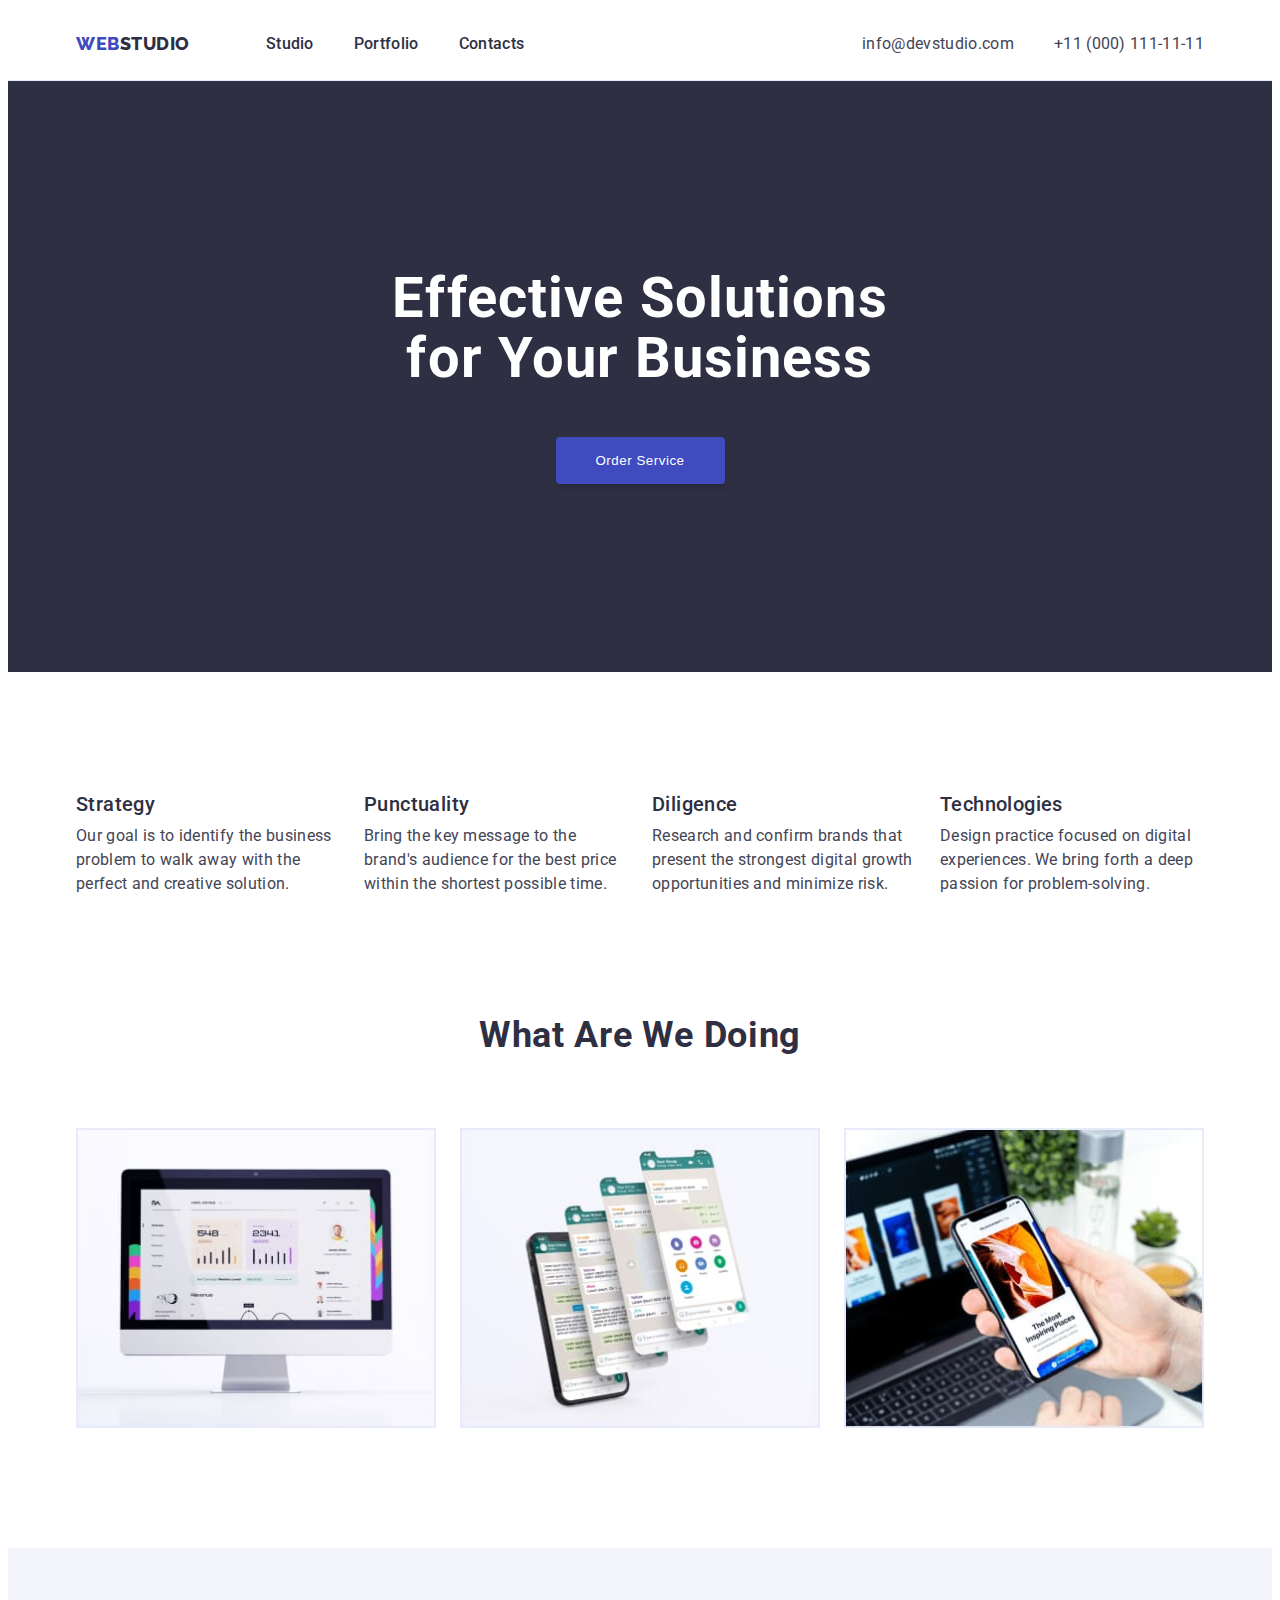
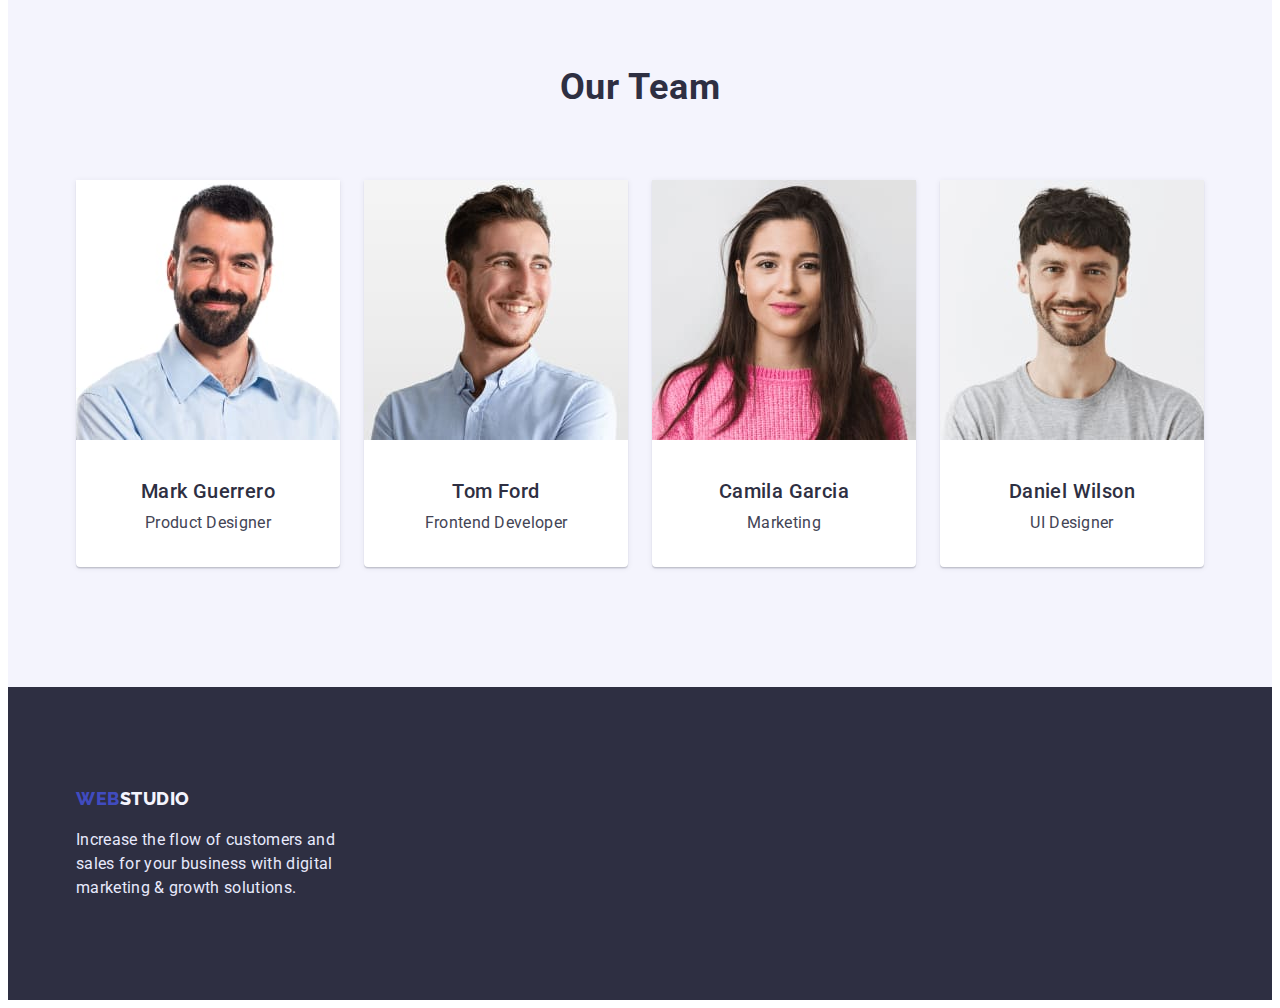
<file: index.html>
<!DOCTYPE html>
<html lang="en">
  <head>
    <meta charset="UTF-8" />
    <meta http-equiv="X-UA-Compatible" content="IE=edge" />
    <meta name="viewport" content="width=device-width, initial-scale=1.0" />
    <title>WebStudio</title>
    <!-- Fonts -->
    <link rel="preconnect" href="https://fonts.googleapis.com" />
    <link rel="preconnect" href="https://fonts.gstatic.com" crossorigin />
    <link
      href="https://fonts.googleapis.com/css2?family=Raleway:wght@800&family=Roboto:wght@400;500;700;900&display=swap"
      rel="stylesheet"
    />
    <!-- Modern normalize -->
    <link
      rel="stylesheet"
      href="https://cdnjs.cloudflare.com/ajax/libs/modern-normalize/1.1.0/modern-normalize.min.css"
      integrity="sha512-wpPYUAdjBVSE4KJnH1VR1HeZfpl1ub8YT/NKx4PuQ5NmX2tKuGu6U/JRp5y+Y8XG2tV+wKQpNHVUX03MfMFn9Q=="
      crossorigin="anonymous"
      referrerpolicy="no-referrer"
    />
    <!-- CSS внешняя таблица стилей -->
    <link rel="stylesheet" href="./css/styles.css" />
  </head>

  <body>
    <!-- Header -->
    <header class="header">
      <div class="header-container container">
        <nav class="nav">
          <a class="logo" href="./index.html">Web<span class="accent-head">Studio</span></a>
          <ul class="nav-list list">
            <li class="nav-item">
              <a class="nav-link" href="./index.html">Studio</a>
            </li>
            <li class="nav-item">
              <a class="nav-link" href="./portfolio.html">Portfolio</a>
            </li>
            <li class="nav-item">
              <a class="nav-link" href="#">Contacts</a>
            </li>
          </ul>
        </nav>
        <address>
          <ul class="address list">
            <li class="address-list">
              <a class="address-link" href="mailto:info@devstudio.com">info@devstudio.com</a>
            </li>
            <li class="address-list">
              <a class="address-link" href="tel:+110001111111">+11 (000) 111-11-11</a>
            </li>
          </ul>
        </address>
      </div>
    </header>

    <main>
      <!-- Hero -->
      <section class="section-hero">
        <div class="container">
          <h1 class="hero-title">Effective Solutions for Your Business</h1>
          <button class="hero-button" type="button">Order Service</button>
        </div>
      </section>
      <!-- Features -->
      <section class="section features">
        <div class="container">
          <h2 class="section-title-hidden" hidden>features</h2>
          <ul class="features-list list">
            <li class="feature-item">
              <h3 class="section-subtitle">Strategy</h3>
              <p class="features-desc">
                Our goal is to identify the business problem to walk away with the perfect and
                creative solution.
              </p>
            </li>
            <li class="feature-item">
              <h3 class="section-subtitle">Punctuality</h3>
              <p class="features-desc">
                Bring the key message to the brand's audience for the best price within the shortest
                possible time.
              </p>
            </li>
            <li class="feature-item">
              <h3 class="section-subtitle">Diligence</h3>
              <p class="features-desc">
                Research and confirm brands that present the strongest digital growth opportunities
                and minimize risk.
              </p>
            </li>
            <li class="feature-item">
              <h3 class="section-subtitle">Technologies</h3>
              <p class="features-desc">
                Design practice focused on digital experiences. We bring forth a deep passion for
                problem-solving.
              </p>
            </li>
          </ul>
        </div>
      </section>
      <!-- About Us -->
      <section class="section">
        <div class="container">
          <h2 class="section-title">What are we doing</h2>
          <ul class="product-list list">
            <li class="product-item">
              <img
                class="product-item-image"
                src="./images/monitor-pc.jpg"
                alt="desktop version site open on computer monitor"
                width="360"
                height="300"
              />
            </li>
            <li class="product-item">
              <img
                class="product-item-image"
                src="./images/smartphone.jpg"
                alt="multi-page mobile version"
                width="360"
                height="300"
              />
            </li>
            <li class="product-item">
              <img
                class="product-item-image"
                src="./images/smartphone-in-hand.jpg"
                alt="smartphone in hand on laptop background"
                width="360"
                height="300"
              />
            </li>
          </ul>
        </div>
      </section>
      <!-- Our Team -->
      <section class="section team">
        <div class="container">
          <h2 class="section-title">Our Team</h2>
          <ul class="team-list list">
            <li class="team-item">
              <img
                src="./images/mark-guerrero.jpg"
                alt="photo by mark guerrero"
                width="264"
                height="260"
              />
              <h3 class="section-subtitle team-title">Mark Guerrero</h3>
              <p class="team-desc">Product Designer</p>
            </li>
            <li class="team-item">
              <img src="./images/tom-ford.jpg" alt="photo by tom ford" width="264" height="260" />
              <h3 class="section-subtitle team-title">Tom Ford</h3>
              <p class="team-desc">Frontend Developer</p>
            </li>
            <li class="team-item">
              <img
                src="./images/camila-garcia.jpg"
                alt="photo by camila garcia"
                width="264"
                height="260"
              />
              <h3 class="section-subtitle team-title">Camila Garcia</h3>
              <p class="team-desc">Marketing</p>
            </li>
            <li class="team-item">
              <img
                src="./images/daniel-wilson.jpg"
                alt="photo by daniel wilson"
                width="264"
                height="260"
              />
              <h3 class="section-subtitle team-title">Daniel Wilson</h3>
              <p class="team-desc">UI Designer</p>
            </li>
          </ul>
        </div>
      </section>
    </main>

    <!-- Footer -->
    <footer class="footer">
      <div class="container">
        <a class="logo" href="./index.html">Web<span class="accent-foot">Studio</span></a>
        <p class="footer-text">
          Increase the flow of customers and sales for your business with digital marketing & growth
          solutions.
        </p>
      </div>
    </footer>
  </body>
</html>
</file>
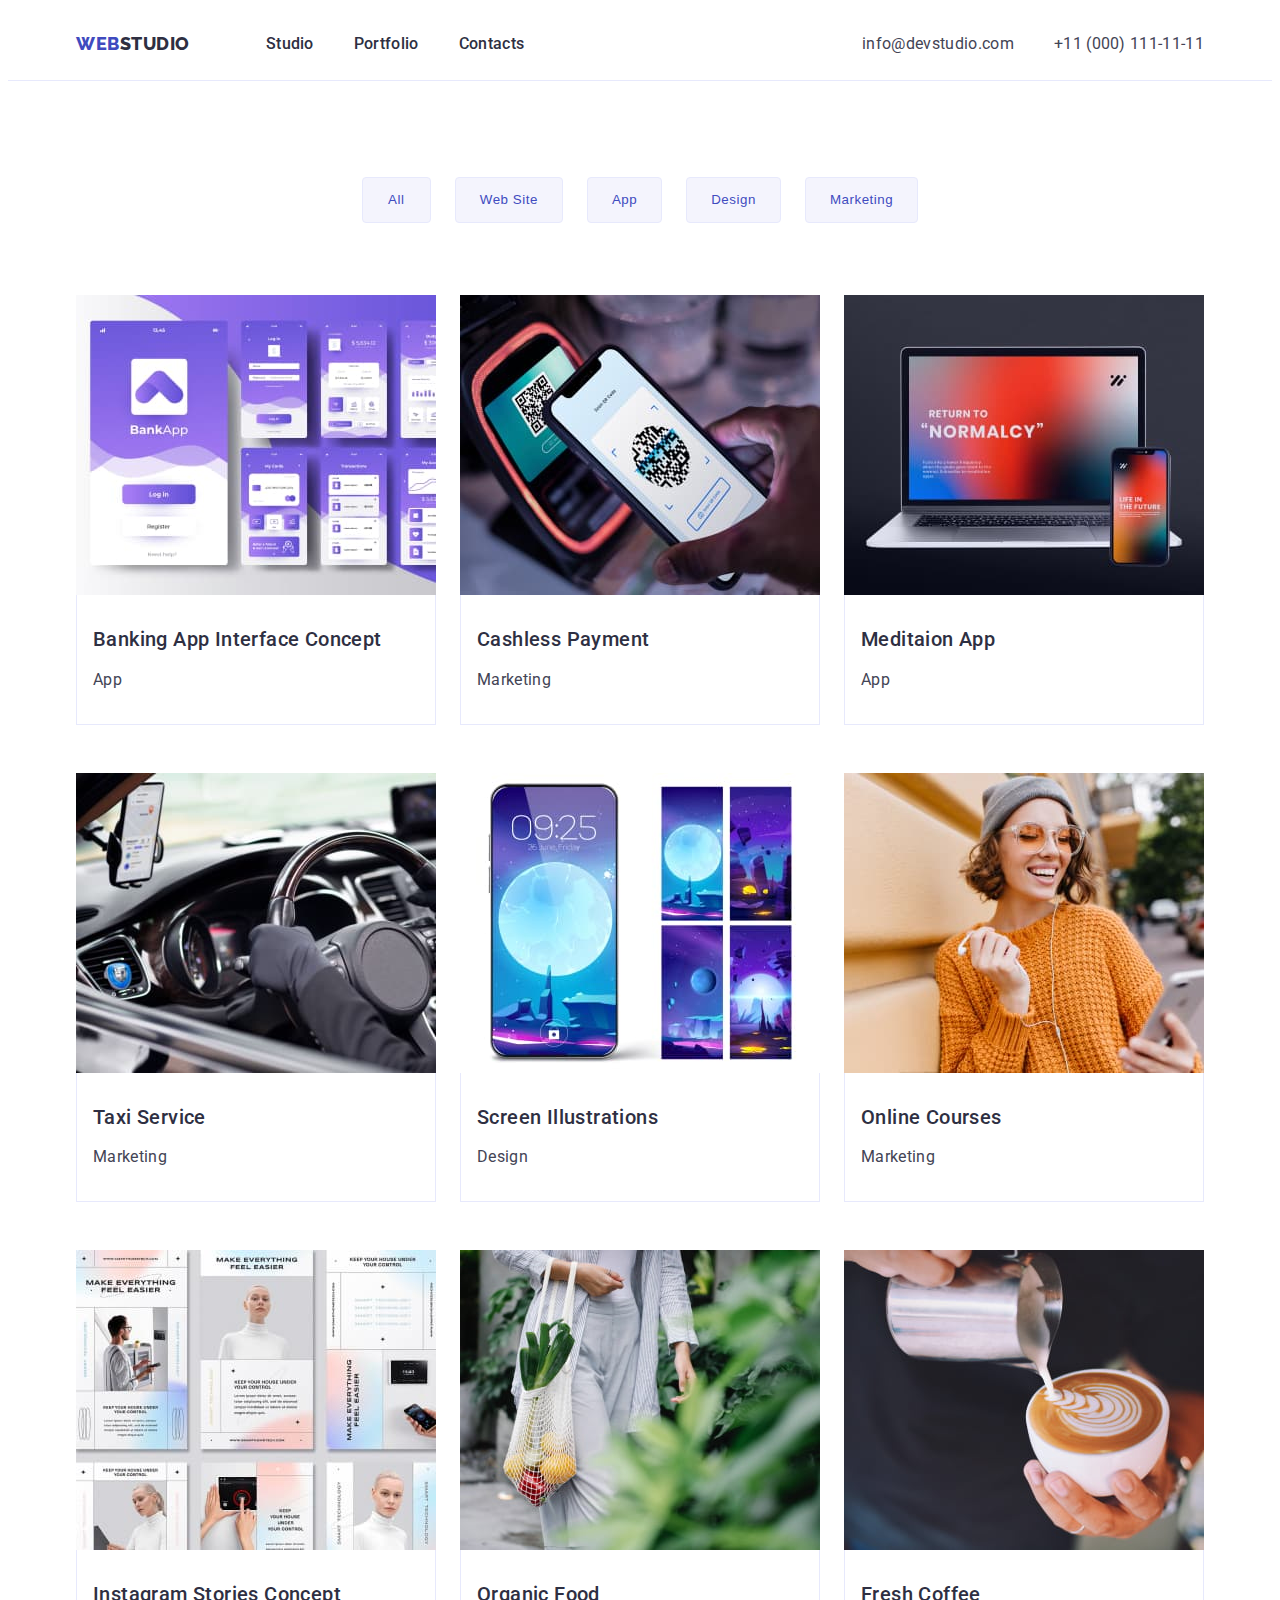
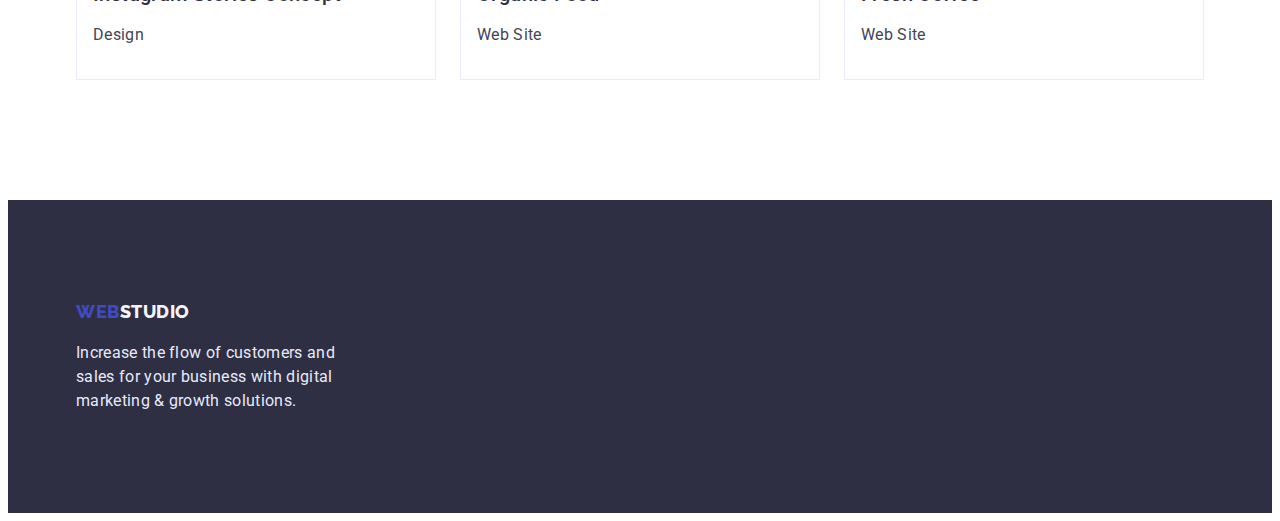
<file: portfolio.html>
<!DOCTYPE html>
<html lang="en">
  <head>
    <meta charset="UTF-8" />
    <meta http-equiv="X-UA-Compatible" content="IE=edge" />
    <meta name="viewport" content="width=device-width, initial-scale=1.0" />
    <title>WebStudio</title>
    <!-- Fonts -->
    <link rel="preconnect" href="https://fonts.googleapis.com" />
    <link rel="preconnect" href="https://fonts.gstatic.com" crossorigin />
    <link
      href="https://fonts.googleapis.com/css2?family=Raleway:wght@800&family=Roboto:wght@400;500;700;900&display=swap"
      rel="stylesheet"
    />
    <!-- Modern normalize -->
    <link
      rel="stylesheet"
      href="https://cdnjs.cloudflare.com/ajax/libs/modern-normalize/1.1.0/modern-normalize.min.css"
      integrity="sha512-wpPYUAdjBVSE4KJnH1VR1HeZfpl1ub8YT/NKx4PuQ5NmX2tKuGu6U/JRp5y+Y8XG2tV+wKQpNHVUX03MfMFn9Q=="
      crossorigin="anonymous"
      referrerpolicy="no-referrer"
    />
    <!-- CSS внешняя таблица стилей -->
    <link rel="stylesheet" href="./css/styles.css" />
  </head>

  <body>
    <!-- Header -->
    <header class="header">
      <div class="header-container container">
        <nav class="nav">
          <a class="logo" href="./index.html">Web<span class="accent-head">Studio</span></a>
          <ul class="nav-list list">
            <li class="nav-item">
              <a class="nav-link" href="./index.html">Studio</a>
            </li>
            <li class="nav-item">
              <a class="nav-link" href="./portfolio.html">Portfolio</a>
            </li>
            <li class="nav-item">
              <a class="nav-link" href="#">Contacts</a>
            </li>
          </ul>
        </nav>
        <address>
          <ul class="address list">
            <li class="address-list">
              <a class="address-link" href="mailto:info@devstudio.com">info@devstudio.com</a>
            </li>
            <li class="address-list">
              <a class="address-link" href="tel:+110001111111">+11 (000) 111-11-11</a>
            </li>
          </ul>
        </address>
      </div>
    </header>

    <main>
      <!-- Filter button -->
      <section class="section portfolio">
        <div class="container">
          <h1 hidden>Portfolio</h1>
          <ul class="filter list">
            <li class="item">
              <button class="filter-btn" type="button">All</button>
            </li>
            <li class="item">
              <button class="filter-btn" type="button">Web Site</button>
            </li>
            <li class="item">
              <button class="filter-btn" type="button">App</button>
            </li>
            <li class="item">
              <button class="filter-btn" type="button">Design</button>
            </li>
            <li class="item">
              <button class="filter-btn" type="button">Marketing</button>
            </li>
          </ul>
          <!-- Projects -->
          <ul class="filter-list list">
            <li class="filter-list-item">
              <a class="filter-list-box" href="">
                <img
                  class="filter-list-image"
                  src="./images/1-banking-app.jpg"
                  alt="Banking App Interface"
                  width="360"
                  height="300"
                />
                <div class="filter-box">
                  <h2 class="filter-subtitle">Banking App Interface Concept</h2>
                  <p class="filter-description">App</p>
                </div>
              </a>
            </li>
            <li class="filter-list-item">
              <a class="filter-list-box" href="">
                <img
                  class="filter-list-image"
                  src="./images/2-cashless-pay.jpg"
                  alt="Cashless payment by phone"
                  width="360"
                  height="300"
                />
                <div class="filter-box">
                  <h2 class="filter-subtitle">Cashless Payment</h2>
                  <p class="filter-description">Marketing</p>
                </div>
              </a>
            </li>
            <li class="filter-list-item">
              <a class="filter-list-box" href="">
                <img
                  class="filter-list-image"
                  src="./images/3-meditaion-app.jpg"
                  alt="Meditation App"
                  width="360"
                  height="300"
                />
                <div class="filter-box">
                  <h2 class="filter-subtitle">Meditaion App</h2>
                  <p class="filter-description">App</p>
                </div>
              </a>
            </li>
            <li class="filter-list-item">
              <a class="filter-list-box" href="">
                <img
                  class="filter-list-image"
                  src="./images/4-taxi-service.jpg"
                  alt="Hand on the wheel"
                  width="360"
                  height="300"
                />
                <div class="filter-box">
                  <h2 class="filter-subtitle">Taxi Service</h2>
                  <p class="filter-description">Marketing</p>
                </div>
              </a>
            </li>
            <li class="filter-list-item">
              <a class="filter-list-box" href="">
                <img
                  class="filter-list-image"
                  src="./images/5-screen-illustration.jpg"
                  alt="Mobile Screen Illustration"
                  width="360"
                  height="300"
                />
                <div class="filter-box">
                  <h2 class="filter-subtitle">Screen Illustrations</h2>
                  <p class="filter-description">Design</p>
                </div>
              </a>
            </li>
            <li class="filter-list-item">
              <a class="filter-list-box" href="">
                <img
                  class="filter-list-image"
                  src="./images/6-online-courses.jpg"
                  alt="The girl is smiling"
                  width="360"
                  height="300"
                />
                <div class="filter-box">
                  <h2 class="filter-subtitle">Online Courses</h2>
                  <p class="filter-description">Marketing</p>
                </div>
              </a>
            </li>
            <li class="filter-list-item">
              <a class="filter-list-box" href="">
                <img
                  class="filter-list-image"
                  src="./images/7-instagram-stories.jpg"
                  alt="Examples of Instagram stories"
                  width="360"
                  height="300"
                />
                <div class="filter-box">
                  <h2 class="filter-subtitle">Instagram Stories Concept</h2>
                  <p class="filter-description">Design</p>
                </div>
              </a>
            </li>
            <li class="filter-list-item">
              <a class="filter-list-box" href="">
                <img
                  class="filter-list-image"
                  src="./images/8-organic-food.jpg"
                  alt="Fruits and vegetables in pouch"
                  width="360"
                  height="300"
                />
                <div class="filter-box">
                  <h2 class="filter-subtitle">Organic Food</h2>
                  <p class="filter-description">Web Site</p>
                </div>
              </a>
            </li>
            <li class="filter-list-item">
              <a class="filter-list-box" href="">
                <img
                  class="filter-list-image"
                  src="./images/9-fresh-coffee.jpg"
                  alt="Cup of coffee"
                  width="360"
                  height="300"
                />
                <div class="filter-box">
                  <h2 class="filter-subtitle">Fresh Coffee</h2>
                  <p class="filter-description">Web Site</p>
                </div>
              </a>
            </li>
          </ul>
        </div>
      </section>
    </main>

    <!-- Footer -->
    <footer class="footer">
      <div class="container">
        <a class="logo" href="./index.html">Web<span class="accent-foot">Studio</span></a>
        <p class="footer-text">
          Increase the flow of customers and sales for your business with digital marketing & growth
          solutions.
        </p>
      </div>
    </footer>
  </body>
</html>
</file>
<file: css/styles.css>
* {
  box-sizing: border-box;
}

:root {
  --primary-text-color: #2e2f42;
  --text-color-secondary: #434455;
  --btn-primary: #4d5ae5;
  --btn-accent: #404bbf;
  --text-white: #ffffff;
  --background-primary: #f4f4fd;
  --background-secondary: #e7e9fc;
}

/* WEBSTUDIO and Portfolio / html styles fprmatting  */

body {
  /* main text formatting */
  font-family: 'Roboto', normal;
  font-size: 16px;
  line-height: 1.5;
  letter-spacing: 0.02em;
  color: var(--primary-text-color);
}

P,
ul,
h1,
h2,
h3,
h4,
h5,
h6 {
  margin-top: 0;
}

p {
  margin-bottom: 0;
}

.container {
  width: 100;
  max-width: 1158px;
  margin-left: auto;
  margin-right: auto;
  padding-left: 15px;
  padding-right: 15px;
}

.section {
  padding-top: 120px;
  padding-bottom: 120px;
}

.list {
  margin: 0;
  padding: 0;
  list-style-type: none;
}

.link {
  text-decoration: none;
}

/* Header */

.header {
  border-bottom: 1px solid #e7e9fc;
}

.header-container {
  display: flex;
  justify-content: space-between;
}

.nav {
  display: flex;
  align-items: center;
}

/* LOGO */
/* logo head WEB accent*/
.logo {
  font-family: 'Raleway', normal;
  font-weight: 800;
  font-size: 18px;
  line-height: 1.33;
  letter-spacing: 0.03em;
  text-transform: uppercase;
  text-decoration: none;
  color: var(--btn-accent);
}
/* logo head STUDIO accent*/
.accent-head {
  color: var(--primary-text-color);
}

/* NAVIGATION BAR */

.nav-list {
  display: flex;
  margin-left: 76px;
  margin-right: auto;
}
.nav-list .nav-item + .nav-item {
  margin-left: 40px;
}
.nav-link {
  display: block;
  padding-top: 24px;
  padding-bottom: 24px;
  font-weight: 500;
  line-height: 1.5;
  letter-spacing: 0.02em;
  color: var(--primary-text-color);
  text-decoration: none;
}

.address {
  display: flex;
}
.address .address-list + .address-list {
  margin-left: 40px;
}
.address-link {
  display: block;
  padding-top: 24px;
  padding-bottom: 24px;
  font-style: normal;
  line-height: 1.5;
  letter-spacing: 0.02em;
  color: var(--text-color-secondary);
  text-decoration: none;
}

.nav-link:hover,
.nav-link:focus,
.address-link:hover,
.address-link:focus {
  color: var(--btn-accent);
}

/* MAIN */

/* hero section */
.section-hero {
  text-align: center;
  padding-top: 188px;
  padding-bottom: 188px;
  background-color: var(--primary-text-color);
}
.hero-title {
  width: 500px;
  margin-left: auto;
  margin-right: auto;
  margin-bottom: 48px;
  font-size: 56px;
  line-height: 1.07;
  letter-spacing: 0.02em;
  color: var(--text-white);
}
/* button */
.hero-button {
  display: inline-block;
  text-align: center;

  cursor: pointer;
  min-width: 169px;
  padding: 16px 32px 16px 32px;

  border: 1px transparent;
  border-radius: 4px;
  font-weight: 500;
  letter-spacing: 0.04em;
  color: var(--text-white);
  background-color: var(--btn-accent);

  box-shadow: 0px 4px 4px rgba(0, 0, 0, 0.15);
}
.hero-button:hover,
.hero-button:focus {
  background-color: var(--btn-primary);
}

/* features section */
.features {
  padding-bottom: 0;
}
.section-title-hidden {
  position: absolute;
  width: 1px;
  height: 1px;
  margin: -1px;
  border: 0;
  padding: 0;
  white-space: nowrap;
  clip-path: inset(100%);
  clip: rect(0 0 0 0);
  overflow: hidden;
}
.section-subtitle {
  margin: 0;
  margin-bottom: 8px;
  font-weight: 500;
  font-size: 20px;
  line-height: 1.2;
  letter-spacing: 0.02em;
}
.features-list {
  display: flex;
  flex-wrap: wrap;
}
.feature-item {
  width: 264px;
  margin-right: 24px;
}
.feature-item:nth-child(4n) {
  margin: 0;
}
.features-desc {
  line-height: 1.5;
  letter-spacing: 0.02em;
  color: var(--text-color-secondary);
}

/* sectionn About Us */
.section-title {
  text-align: center;
  margin-bottom: 72px;
  font-size: 36px;
  line-height: 1.11;
  letter-spacing: 0.02em;
  text-transform: capitalize;
}
.product-list {
  display: flex;
  flex-wrap: wrap;
}
.product-item {
  width: 360px;
  border: 1px solid #e7e9fc;
  margin-right: 24px;
}
.product-item-image {
  display: block;
  max-width: 100%;
  height: auto;
}
.product-item:nth-child(3n) {
  margin: 0;
}

/* section Our Team */
.team {
  background-color: var(--background-primary);
}
.team-list {
  display: flex;
  flex-wrap: wrap;
}
.team-item {
  width: 264px;
  margin-right: 24px;
  padding-bottom: 32px;
  background-color: var(--text-white);
  box-shadow: 0px 1px 6px rgba(46, 47, 66, 0.08), 0px 1px 1px rgba(46, 47, 66, 0.16),
    0px 2px 1px rgba(46, 47, 66, 0.08);
  border-radius: 0px 0px 4px 4px;
}
.team-item:nth-child(4n) {
  margin: 0;
}
.team-title {
  margin-top: 32px;
}
.team-desc {
  margin-bottom: 0;
  line-height: 1.5;
  letter-spacing: 0.02em;
  color: var(--text-color-secondary);
}
.team-list .section-subtitle,
.team-list .team-desc {
  text-align: center;
}

/* Footer */
.footer {
  padding-top: 100px;
  padding-bottom: 100px;
  background-color: var(--primary-text-color);
}
/* logo footer */
.accent-foot {
  color: var(--background-primary);
}
.footer-text {
  width: 264px;
  margin-top: 16px;
  line-height: 1.5;
  letter-spacing: 0.02em;
  color: var(--background-secondary);
}

/* PORTFOLIO */

/* filter button */
.portfolio {
  padding-top: 96px;
}
.filter {
  margin-bottom: 72px;
  display: flex;
  justify-content: center;
}

.filter .item + .item {
  margin-left: 24px;
}
.filter-btn {
  text-align: center;
  display: inline-block;
  width: auto;
  min-width: 69px;
  border-radius: 4px;
  padding: 12px 24px 12px 24px;
  cursor: pointer;
  line-height: 1.5;
  letter-spacing: 0.04em;
  color: var(--btn-accent);
  background-color: var(--background-primary);
  border: 1px solid var(--background-secondary);
}
.filter-btn:hover,
.filter-btn:focus,
.filter-btn:active {
  box-shadow: 0px 3px 1px rgba(0, 0, 0, 0.1), 0px 2px 1px rgba(0, 0, 0, 0.08),
    0px 2px 2px rgba(0, 0, 0, 0.12);
  color: var(--text-white);
  background-color: var(--btn-primary);
  border: 1px solid var(--btn-primary);
}

/* projects examples */
.filter {
  margin-bottom: 72px;
}
.filter-list {
  display: flex;
  flex-wrap: wrap;
  gap: 48px 24px;
}
.filter-list-item {
  flex-basis: calc((100% - 48px) / 3);
}
.filter-list-box {
  text-decoration: none;
  display: block;
  max-width: 100%;
  height: auto;
}
.filter-list-image {
  display: block;
}
.filter-subtitle {
  font-weight: 500;
  font-size: 20px;
  line-height: 1.2;
  letter-spacing: 0.02em;
  color: var(--primary-text-color);
}
.filter-description {
  line-height: 1.5;
  letter-spacing: 0.02em;
  color: var(--text-color-secondary);
}
.filter-box {
  padding: 32px 0 32px 16px;
  border: 1px solid #e7e9fc;
  border-top: none;
}
</file>
